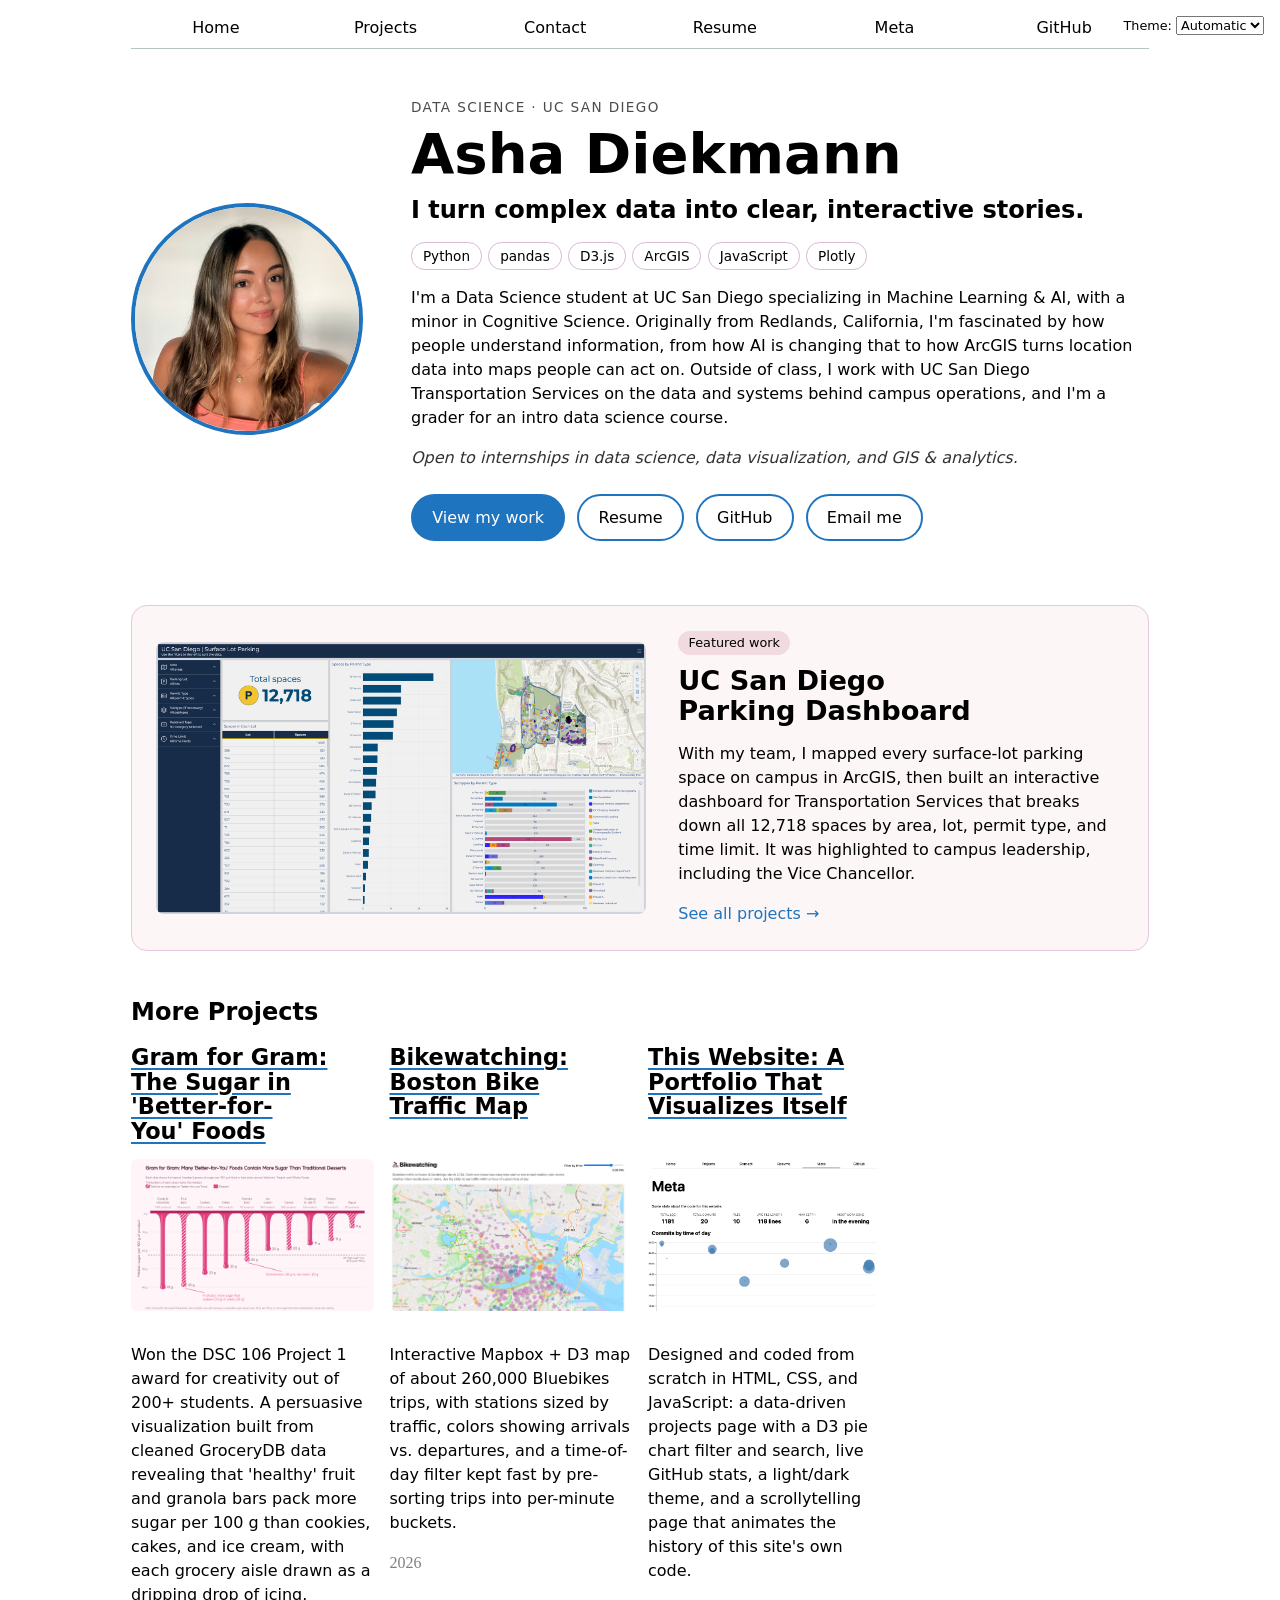
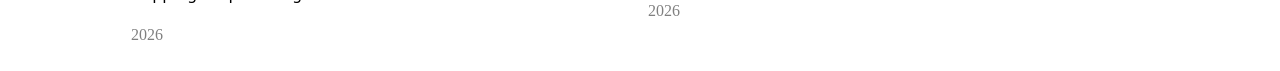
<file: index.html>
<!DOCTYPE html>
<html lang="en">

<head>
    <meta charset="UTF-8">
    <meta name="viewport" content="width=device-width, initial-scale=1.0">
    <title>Asha Diekmann | Data Science Portfolio</title>
    <link rel="stylesheet" href="style.css">
    <script type="module" src="global.js"></script>
    <script type="module" src="index.js"></script>
</head>

<body>
    <section class="hero">
        <img src="images/me.jpeg" alt="Photo of Asha Diekmann" class="hero-photo">
        <div class="hero-text">
            <p class="eyebrow">Data Science · UC San Diego</p>
            <h1>Asha Diekmann</h1>
            <p class="tagline">I turn complex data into clear, interactive stories.</p>
            <ul class="tools">
                <li>Python</li>
                <li>pandas</li>
                <li>D3.js</li>
                <li>ArcGIS</li>
                <li>JavaScript</li>
                <li>Plotly</li>
            </ul>
            <p>
                I'm a Data Science student at UC San Diego specializing in Machine Learning &amp; AI, with a minor in
                Cognitive Science. Originally from Redlands, California, I'm fascinated by how people understand
                information, from how AI is changing that to how ArcGIS turns location data into maps people can
                act on. Outside of class, I work with UC San Diego Transportation Services on the data and systems
                behind campus operations, and I'm a grader for an intro data science course.
            </p>
            <p class="open-to">Open to internships in data science, data visualization, and GIS &amp; analytics.</p>
            <div class="buttons">
                <a class="button primary" href="projects/">View my work</a>
                <a class="button" href="resume/">Resume</a>
                <a class="button" href="https://github.com/ashadiekmann" target="_blank">GitHub</a>
                <a class="button" href="mailto:adiekmann@ucsd.edu">Email me</a>
            </div>
        </div>
    </section>

    <section class="spotlight">
        <img src="images/arcgis.jpg" alt="UC San Diego surface lot parking dashboard built in ArcGIS">
        <div>
            <span class="badge">Featured work</span>
            <h2>UC San Diego Parking Dashboard</h2>
            <p>
                With my team, I mapped every surface-lot parking space on campus in ArcGIS, then built an interactive
                dashboard for Transportation Services that breaks down all 12,718 spaces by area, lot, permit type,
                and time limit. It was highlighted to campus leadership, including the Vice Chancellor.
            </p>
            <a href="projects/" class="more-link">See all projects →</a>
        </div>
    </section>

    <h2>More Projects</h2>
    <div class="projects">
        <!-- Dynamically added content will appear here -->
    </div>

    <div id="profile-stats"></div>
</body>

</html>
</file>
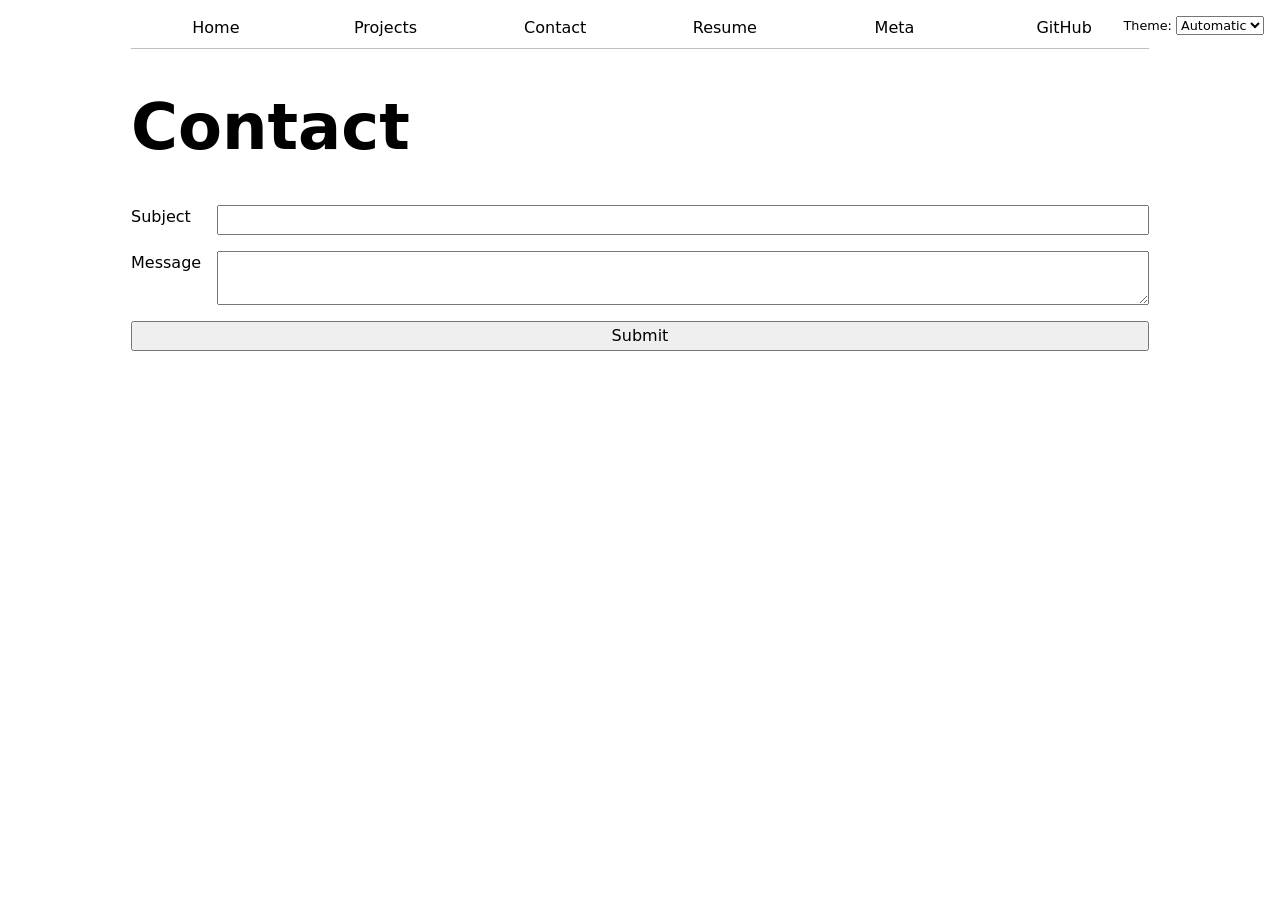
<file: contact/index.html>
<!DOCTYPE html>
<html lang="en">

<head>
    <meta charset="UTF-8">
    <meta name="viewport" content="width=device-width, initial-scale=1.0">
    <title>Contact | Asha Diekmann</title>
    <link rel="stylesheet" href="../style.css">
    <script type="module" src="../global.js"></script>
</head>

<body>
    <h1>Contact</h1>
    <form action="mailto:adiekmann@ucsd.edu">
        <label>
            Subject
            <input name="subject">
        </label>

        <label>
            Message
            <textarea name="body"></textarea>
        </label>

        <button>Submit</button>
    </form>
</body>

</html>
</file>
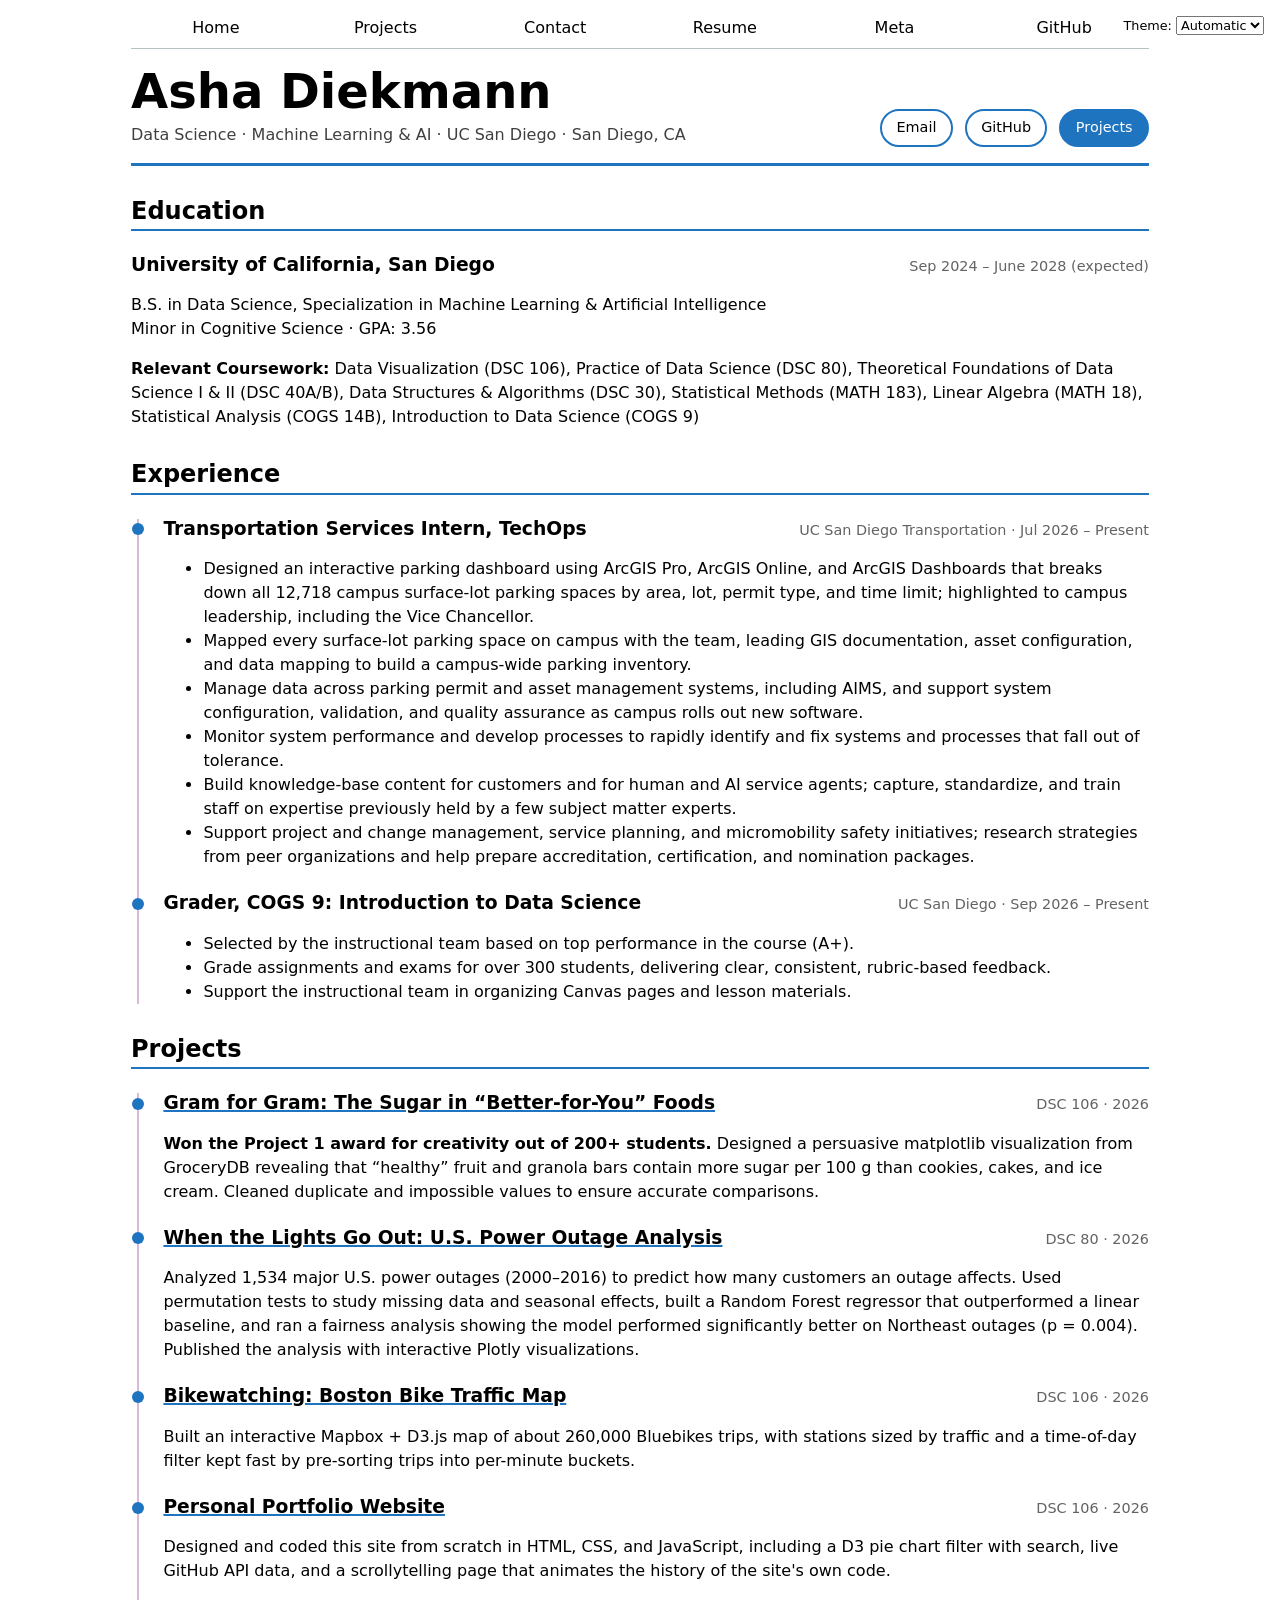
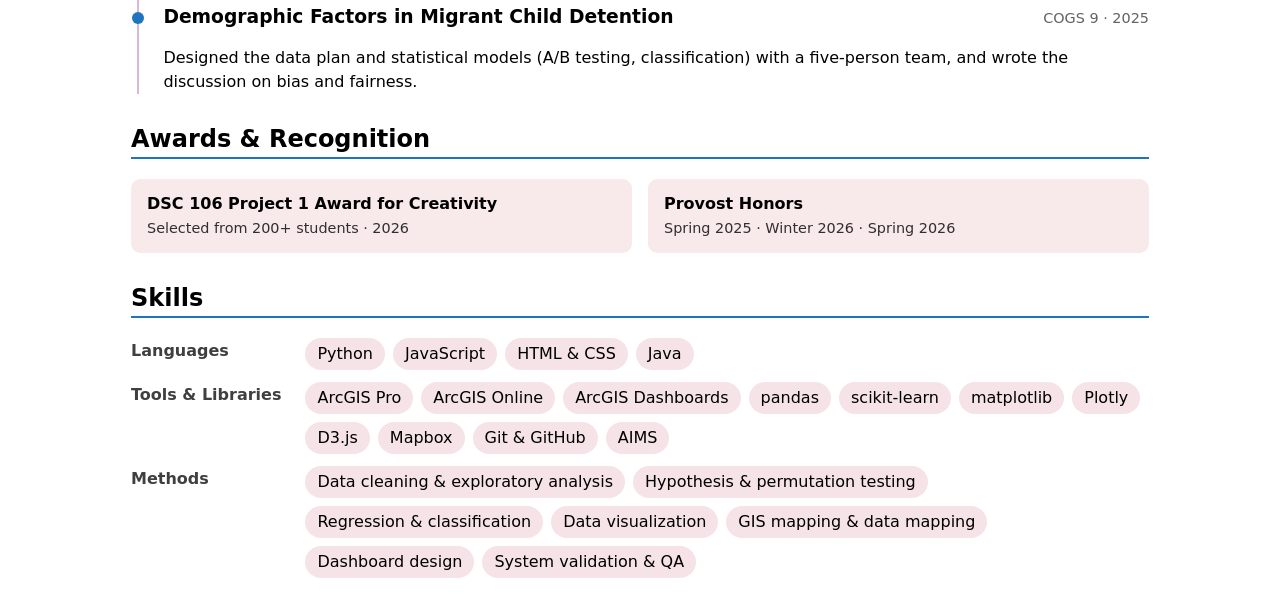
<file: resume/index.html>
<!DOCTYPE html>
<html lang="en">
<head>
    <meta charset="UTF-8">
    <meta name="viewport" content="width=device-width, initial-scale=1.0">
    <title>Resume | Asha Diekmann</title>
    <link rel="stylesheet" href="../style.css">
    <script type="module" src="../global.js"></script>
</head>
<body>

    <header class="resume-header">
        <div>
            <h1>Asha Diekmann</h1>
            <p class="subtitle">Data Science · Machine Learning &amp; AI · UC San Diego · San Diego, CA</p>
        </div>
        <div class="buttons">
            <a class="button" href="mailto:adiekmann@ucsd.edu">Email</a>
            <a class="button" href="https://github.com/ashadiekmann" target="_blank">GitHub</a>
            <a class="button primary" href="../projects/">Projects</a>
        </div>
    </header>

    <section>
        <h2>Education</h2>
        <article>
            <header>
                <h3>University of California, San Diego</h3>
                <p><time datetime="2024-09">Sep 2024</time> – <time datetime="2028-06">June 2028</time> (expected)</p>
            </header>
            <p>B.S. in Data Science, Specialization in Machine Learning &amp; Artificial Intelligence<br>
            Minor in Cognitive Science · GPA: 3.56</p>
            <p><strong>Relevant Coursework:</strong> Data Visualization (DSC 106), Practice of Data Science (DSC 80),
            Theoretical Foundations of Data Science I &amp; II (DSC 40A/B), Data Structures &amp; Algorithms (DSC 30),
            Statistical Methods (MATH 183), Linear Algebra (MATH 18), Statistical Analysis (COGS 14B), Introduction to Data Science (COGS 9)</p>
        </article>
    </section>

    <section>
        <h2>Experience</h2>
        <div class="timeline">
            <article>
                <header>
                    <h3>Transportation Services Intern, TechOps</h3>
                    <p>UC San Diego Transportation · <time datetime="2026-07">Jul 2026</time> – Present</p>
                </header>
                <ul>
                    <li>Designed an interactive parking dashboard using ArcGIS Pro, ArcGIS Online, and ArcGIS Dashboards that breaks down all 12,718 campus surface-lot parking spaces by area, lot, permit type, and time limit; highlighted to campus leadership, including the Vice Chancellor.</li>
                    <li>Mapped every surface-lot parking space on campus with the team, leading GIS documentation, asset configuration, and data mapping to build a campus-wide parking inventory.</li>
                    <li>Manage data across parking permit and asset management systems, including AIMS, and support system configuration, validation, and quality assurance as campus rolls out new software.</li>
                    <li>Monitor system performance and develop processes to rapidly identify and fix systems and processes that fall out of tolerance.</li>
                    <li>Build knowledge-base content for customers and for human and AI service agents; capture, standardize, and train staff on expertise previously held by a few subject matter experts.</li>
                    <li>Support project and change management, service planning, and micromobility safety initiatives; research strategies from peer organizations and help prepare accreditation, certification, and nomination packages.</li>
                </ul>
            </article>
            <article>
                <header>
                    <h3>Grader, COGS 9: Introduction to Data Science</h3>
                    <p>UC San Diego · <time datetime="2026-09">Sep 2026</time> – Present</p>
                </header>
                <ul>
                    <li>Selected by the instructional team based on top performance in the course (A+).</li>
                    <li>Grade assignments and exams for over 300 students, delivering clear, consistent, rubric-based feedback.</li>
                    <li>Support the instructional team in organizing Canvas pages and lesson materials.</li>
                </ul>
            </article>
        </div>
    </section>

    <section>
        <h2>Projects</h2>
        <div class="timeline">
            <article>
                <header>
                    <h3><a href="https://ashadiekmann.github.io/portfolio/images/sugar-drips.png">Gram for Gram: The Sugar in “Better-for-You” Foods</a></h3>
                    <p>DSC 106 · <time datetime="2026">2026</time></p>
                </header>
                <p><strong>Won the Project 1 award for creativity out of 200+ students.</strong> Designed a persuasive matplotlib visualization from GroceryDB revealing that “healthy” fruit and granola bars contain more sugar per 100 g than cookies, cakes, and ice cream. Cleaned duplicate and impossible values to ensure accurate comparisons.</p>
            </article>
            <article>
                <header>
                    <h3><a href="https://ashadiekmann.github.io/power-outage-analysis/">When the Lights Go Out: U.S. Power Outage Analysis</a></h3>
                    <p>DSC 80 · <time datetime="2026">2026</time></p>
                </header>
                <p>Analyzed 1,534 major U.S. power outages (2000–2016) to predict how many customers an outage affects. Used permutation tests to study missing data and seasonal effects, built a Random Forest regressor that outperformed a linear baseline, and ran a fairness analysis showing the model performed significantly better on Northeast outages (p = 0.004). Published the analysis with interactive Plotly visualizations.</p>
            </article>
            <article>
                <header>
                    <h3><a href="https://ashadiekmann.github.io/bikewatching/">Bikewatching: Boston Bike Traffic Map</a></h3>
                    <p>DSC 106 · <time datetime="2026">2026</time></p>
                </header>
                <p>Built an interactive Mapbox + D3.js map of about 260,000 Bluebikes trips, with stations sized by traffic and a time-of-day filter kept fast by pre-sorting trips into per-minute buckets.</p>
            </article>
            <article>
                <header>
                    <h3><a href="https://ashadiekmann.github.io/portfolio/meta/">Personal Portfolio Website</a></h3>
                    <p>DSC 106 · <time datetime="2026">2026</time></p>
                </header>
                <p>Designed and coded this site from scratch in HTML, CSS, and JavaScript, including a D3 pie chart filter with search, live GitHub API data, and a scrollytelling page that animates the history of the site's own code.</p>
            </article>
            <article>
                <header>
                    <h3>Demographic Factors in Migrant Child Detention</h3>
                    <p>COGS 9 · <time datetime="2025">2025</time></p>
                </header>
                <p>Designed the data plan and statistical models (A/B testing, classification) with a five-person team, and wrote the discussion on bias and fairness.</p>
            </article>
        </div>
    </section>

    <section>
        <h2>Awards &amp; Recognition</h2>
        <ul class="awards">
            <li>
                <strong>DSC 106 Project 1 Award for Creativity</strong>
                <span>Selected from 200+ students · 2026</span>
            </li>
            <li>
                <strong>Provost Honors</strong>
                <span>Spring 2025 · Winter 2026 · Spring 2026</span>
            </li>
        </ul>
    </section>

    <section>
        <h2>Skills</h2>
        <div class="skill-groups">
            <h3>Languages</h3>
            <ul class="skills">
                <li>Python</li>
                <li>JavaScript</li>
                <li>HTML &amp; CSS</li>
                <li>Java</li>
            </ul>
            <h3>Tools &amp; Libraries</h3>
            <ul class="skills">
                <li>ArcGIS Pro</li>
                <li>ArcGIS Online</li>
                <li>ArcGIS Dashboards</li>
                <li>pandas</li>
                <li>scikit-learn</li>
                <li>matplotlib</li>
                <li>Plotly</li>
                <li>D3.js</li>
                <li>Mapbox</li>
                <li>Git &amp; GitHub</li>
                <li>AIMS</li>
            </ul>
            <h3>Methods</h3>
            <ul class="skills">
                <li>Data cleaning &amp; exploratory analysis</li>
                <li>Hypothesis &amp; permutation testing</li>
                <li>Regression &amp; classification</li>
                <li>Data visualization</li>
                <li>GIS mapping &amp; data mapping</li>
                <li>Dashboard design</li>
                <li>System validation &amp; QA</li>
            </ul>
        </div>
    </section>
</body>
</html>
</file>
<file: style.css>
/* Global styles */
html {
  color-scheme: light dark;
}

/* Accent color used across the site (professional blue) */
:root {
  --color-accent: oklch(55% 0.14 250);
  accent-color: var(--color-accent);
}

body {
  /* Set line height to 1.5 times the font size
     and use the OS's UI font as the website font
   */
  font: 100%/1.5 system-ui;
  max-width: 100ch;
  /* Center content, with at least 1em of space on the sides */
  margin-inline: max(1em, (100% - 100ch) / 2);
}


/* Headings */

h1 {
  font-size: 400%;
}

h1,
h2,
h3,
h4,
h5,
h6 {
  line-height: 1.1;
  text-wrap: balance;
}


/* Navigation bar */

nav {
  --border-color: oklch(50% 10% 200 / 40%);
  display: flex;
  margin-bottom: 1em;
  border-bottom: 1px solid var(--border-color);
}

nav a {
  flex: 1;
  text-decoration: none;
  color: inherit;
  text-align: center;
  padding: 0.5em;
}

/* Gray bar under the current page's link */
nav a.current {
  border-bottom: 0.4em solid var(--border-color);
  padding-bottom: 0.1em;
}

/* Pink bar and background on hover */
nav a:hover {
  border-bottom: 0.4em solid var(--color-accent);
  padding-bottom: 0.1em;
  background-color: color-mix(in oklch, var(--color-accent), canvas 85%);
}


/* Contact form */

input,
textarea,
button,
select {
  font: inherit;
}

/* Labels on the left, inputs on the right */
form {
  display: grid;
  grid-template-columns: auto 1fr;
  gap: 1em;
}

form label {
  display: grid;
  grid-template-columns: subgrid;
  grid-column: 1 / -1;
}

form button {
  grid-column: 1 / -1;
}


/* Projects page */

/* As many columns as fit, each at least 15em wide */
.projects {
  display: grid;
  grid-template-columns: repeat(auto-fill, minmax(15em, 1fr));
  gap: 1em;
}

.project-year {
  font-family: Baskerville, serif;
  font-variant-numeric: oldstyle-nums;
  color: gray;
  margin-top: 0;
}

#projects-pie-plot {
  max-width: 20em;
  margin-block: 2em;
  overflow: visible;

  /* when any slice is hovered, fade out all the other slices */
  &:has(path:hover) {
    path:not(:hover) {
      opacity: 0.5;
    }
  }

  path {
    transition: 300ms;
    /* smooth fade instead of an instant jump */
    cursor: pointer;
    /* shows the slices are clickable */
  }
}

/* highlight color for the selected slice and its legend item */
.selected {
  /* !important beats the --color set in each <li>'s style attribute */
  --color: oklch(60% 45% 0) !important;

  &:is(path) {
    fill: var(--color);
  }
}

/* pie on the left, legend on the right */
.container {
  display: flex;
  align-items: center;
  gap: 2em;
}

/* legend items in a grid that fills the available width */
.legend {
  flex: 1;
  display: grid;
  grid-template-columns: repeat(auto-fill, minmax(9em, 1fr));
  gap: 1em;
  padding: 1em;
  margin: 0;
  border: 1px solid oklch(80% 0 0);
  border-radius: 0.5em;
  list-style: none;
}

/* swatch and text side by side, vertically centered */
.legend-item {
  display: flex;
  align-items: center;
  gap: 0.5em;
}

/* a small colored circle that reads its color from --color */
.swatch {
  display: inline-block;
  width: 1em;
  aspect-ratio: 1 / 1;
  background-color: var(--color);
  border-radius: 50%;
}

/* Subgrid keeps headings and images lined up across cards */
.projects article {
  display: grid;
  grid-template-rows: subgrid;
  grid-row: span 3;
}

.projects h2 {
  margin: 0;
}


/* Resume page */

section {
  margin-block: 2em;
}

section h2 {
  border-bottom: 2px solid var(--color-accent);
  padding-bottom: 0.2em;
}

section article {
  margin-block: 1.5em;
}

/* Title on the left, date on the right (wraps on small screens) */
article header {
  display: flex;
  flex-wrap: wrap;
  justify-content: space-between;
  align-items: baseline;
  gap: 0 1em;
}

article header h3,
article header p {
  margin: 0;
}

article header p {
  color: oklch(50% 0 0);
  font-size: 90%;
}

article header a {
  color: inherit;
  text-decoration-color: var(--color-accent);
  text-decoration-thickness: 2px;
}

/* Skills as pink bubbles */
.skills {
  display: flex;
  flex-wrap: wrap;
  gap: 0.5em;
  list-style: none;
  padding: 0;
}

.skills li {
  background-color: color-mix(in oklch, var(--color-accent), canvas 85%);
  padding: 0.25em 0.75em;
  border-radius: 1em;
}

/* Theme switcher in the top right corner */
.color-scheme {
  position: absolute;
  top: 1rem;
  right: 1rem;
  font-size: 80%;
}

/* On narrow windows, put the theme switcher above the nav instead of on top of it */
@media (max-width: 60em) {
  .color-scheme {
    position: static;
    display: block;
    text-align: right;
  }
}

#profile-stats dl {
  display: grid;
  grid-template-columns: repeat(4, 1fr);
  text-align: center;
}

#profile-stats dt {
  grid-row: 1;
  font-size: 0.8em;
  text-transform: uppercase;
  opacity: 0.7;
}

#profile-stats dd {
  grid-row: 2;
  margin: 0;
  font-size: 2em;
  font-weight: bold;
}

/* meta page stats */
dl.stats {
  display: grid;
  grid-auto-flow: column;
  /* each dt/dd pair becomes its own column */
  grid-template-rows: auto auto;
  text-align: center;
}

dl.stats dt {
  grid-row: 1;
  font-size: 0.8em;
  text-transform: uppercase;
  opacity: 0.7;
}

dl.stats dd {
  grid-row: 2;
  margin: 0;
  font-size: 1.6em;
  font-weight: bold;
}

/* faint gridlines */
.gridlines .tick line {
  stroke: currentColor;
  /* works in light and dark mode */
  stroke-opacity: 0.15;
}

.gridlines .domain {
  display: none;
  /* hides the extra vertical line */
}

/* dots grow when hovered */
circle {
  /* bigger dots take longer so they all grow at the same speed */
  transition: all 200ms, r calc(var(--r) * 100ms);
  transform-origin: center;
  transform-box: fill-box;
  /* without this it scales from the top left corner */

  @starting-style {
    r: 0;
  }
}

circle:hover {
  transform: scale(1.5);
}

/* info lists: labels in column 1, values in column 2 */
dl.info {
  display: grid;
  grid-template-columns: auto 1fr;
  gap: 0.25em 1em;
  margin: 0;
  transition-duration: 500ms;
  transition-property: opacity, visibility;
}

/* hide the tooltip, unless the mouse is on it (so you can click the link) */
dl.info[hidden]:not(:hover, :focus-within) {
  opacity: 0;
  visibility: hidden;
}

dl.info dt {
  opacity: 0.6;
  /* labels less important than values */
}

dl.info dd {
  margin: 0;
}

/* tooltip floats in the top left for now */
.tooltip {
  position: fixed;
  top: 1em;
  left: 1em;
  /* 3.2: make it look like a tooltip */
  background-color: color-mix(in oklch, canvas 85%, transparent);
  /* see through, works in dark mode */
  backdrop-filter: blur(6px);
  /* frosted glass */
  box-shadow: 0 2px 8px oklch(0% 0 0 / 20%);
  border-radius: 0.5em;
  padding: 0.75em 1em;
  font-size: 90%;
}

/* brush rectangle with moving dashed border */
@keyframes marching-ants {
  to {
    stroke-dashoffset: -8;
    /* 5 + 3, one full dash cycle */
  }
}

.selection {
  fill-opacity: 0.1;
  stroke: currentColor;
  /* works in dark mode */
  stroke-opacity: 0.7;
  stroke-dasharray: 5 3;
  animation: marching-ants 2s linear infinite;
}

/* dots inside the brush */
circle.selected {
  fill: #ff6b6b;
}

/* keep project images inside their cards */
.projects article {
  min-width: 0;
}

.projects img {
  width: 100%;
  height: auto;
  aspect-ratio: 16 / 10;
  object-fit: cover;
  object-position: top left;
  border-radius: 6px;
}

/* lab 8 time slider */
.time-filter {
  display: flex;
  align-items: baseline;
  gap: 1em;
}

.time-filter input {
  flex: 1;
}

.time-filter time {
  min-width: 14em;
  text-align: right;
}

/* file dots (unit vis) */
#files {
  display: grid;
  grid-template-columns: max-content 1fr;
  gap: 0.5em 1em;

  > div {
    grid-column: 1 / -1;
    display: grid;
    grid-template-columns: subgrid;
  }

  dt {
    grid-column: 1;
    margin: 0;

    code {
      font-size: 85%;
    }
  }

  dd {
    grid-column: 2;
    display: flex;
    flex-wrap: wrap;
    align-items: start;
    align-content: start;
    gap: 0.15em;
    padding-top: 0.6em;
    margin-left: 0;
  }

  small {
    display: block;
    font-size: 75%;
    opacity: 0.7;
  }
}

/* one dot = one line of code */
.loc {
  display: flex;
  width: 0.5em;
  aspect-ratio: 1;
  background: var(--color);
  border-radius: 50%;
  transition: scale 300ms;

  @starting-style {
    scale: 0;
  }
}

/* scrollytelling: text on one side, sticky chart on the other */
#scrolly-1,
#scrolly-2 {
  position: relative;
  display: flex;
  gap: 1rem;

  > * {
    flex: 1;
  }
}

#scatter-story,
#files-story {
  position: relative;
}

#scatter-plot,
#files-plot {
  position: sticky;
  top: 0;
  left: 0;
  bottom: auto;
  /* without this it stretches to the full height and wont stick */
  align-self: start;
}

#scatter-plot {
  height: 50vh;
}

/* smaller story text, closer together like the demo */
#scatter-story,
#files-story {
  font-size: 90%;
}

.step {
  padding-bottom: 1.5em;
}

/* extra room after the last step so it can still scroll up to the middle */
.step:last-child {
  padding-bottom: 50vh;
}

/* scrolling does the same job now, so hide the slider bar but keep the date */
.time-filter input {
  display: none;
}

/* ---------- home page intro ---------- */
.hero {
  display: flex;
  align-items: center;
  gap: 3em;
  margin-block: 3em 4em;
}

/* round photo with a pink ring */
.hero-photo {
  width: 14em;
  aspect-ratio: 1;
  object-fit: cover;
  object-position: center 30%;
  border-radius: 50%;
  border: 4px solid var(--color-accent);
  flex-shrink: 0;
}

.hero h1 {
  font-size: 350%;
  margin: 0.1em 0;
}

/* small label above the name */
.eyebrow {
  text-transform: uppercase;
  letter-spacing: 0.1em;
  font-size: 85%;
  opacity: 0.7;
  margin: 0;
}

.tagline {
  font-size: 150%;
  font-weight: 600;
  margin: 0.3em 0 0.6em;
}

.open-to {
  opacity: 0.8;
  font-style: italic;
}

/* pill-shaped buttons */
.buttons {
  display: flex;
  flex-wrap: wrap;
  gap: 0.75em;
  margin-top: 1.5em;
}

.button {
  padding: 0.6em 1.2em;
  border: 2px solid var(--color-accent);
  border-radius: 2em;
  color: inherit;
  text-decoration: none;
  font-weight: 500;
  transition: 200ms;
}

.button:hover {
  background-color: color-mix(in oklch, var(--color-accent), canvas 80%);
}

/* the main button is filled in */
.button.primary {
  background-color: var(--color-accent);
  color: white;
}

/* on phones, stack the photo above the text */
@media (max-width: 40em) {
  .hero {
    flex-direction: column;
    text-align: center;
  }

  .buttons {
    justify-content: center;
  }
}

/* ---------- tool tags under the headline ---------- */
.tools {
  display: flex;
  flex-wrap: wrap;
  gap: 0.4em;
  list-style: none;
  padding: 0;
  margin: 0 0 1em;
}

.tools li {
  font-size: 85%;
  padding: 0.2em 0.8em;
  border-radius: 1em;
  border: 1px solid color-mix(in oklch, var(--color-accent), canvas 60%);
}

/* ---------- featured work spotlight ---------- */
.spotlight {
  display: grid;
  grid-template-columns: 1.1fr 1fr;
  gap: 2em;
  align-items: center;
  padding: 1.5em;
  margin-block: 0 3em;
  border-radius: 1em;
  border: 1px solid color-mix(in oklch, var(--color-accent), canvas 70%);
  background-color: color-mix(in oklch, var(--color-accent), canvas 95%);
}

.spotlight img {
  display: block;
  width: 100%;
  border-radius: 0.5em;
}

/* undo the resume-page underline that all section headings get */
.spotlight h2 {
  border: none;
  padding: 0;
  margin: 0.4em 0;
  font-size: 170%;
}

.badge {
  display: inline-block;
  font-size: 80%;
  padding: 0.2em 0.8em;
  border-radius: 1em;
  background-color: color-mix(in oklch, var(--color-accent), canvas 80%);
}

.more-link {
  color: var(--color-accent);
  font-weight: 500;
  text-decoration: none;
}

.more-link:hover {
  text-decoration: underline;
}

/* project titles: dark text with a blue underline instead of default link colors */
.projects h2 a {
  color: inherit;
  text-decoration-color: var(--color-accent);
  text-decoration-thickness: 2px;
  text-underline-offset: 0.15em;
  transition: 200ms;
}

.projects h2 a:hover {
  color: var(--color-accent);
}

.projects h2 {
  font-size: 140%;
}

/* on phones: stack the spotlight and center the tags */
@media (max-width: 40em) {
  .spotlight {
    grid-template-columns: 1fr;
  }

  .tools {
    justify-content: center;
  }
}

/* ---------- resume contact line ---------- */
.contact {
  margin-top: -1em;
  opacity: 0.8;
}

.contact a {
  color: inherit;
  text-decoration-color: var(--color-accent);
}

/* ---------- resume page ---------- */

/* name on the left, contact buttons on the right */
.resume-header {
  display: flex;
  flex-wrap: wrap;
  justify-content: space-between;
  align-items: flex-end;
  gap: 1em;
  padding-bottom: 1em;
  margin-bottom: 1em;
  border-bottom: 3px solid var(--color-accent);
}

.resume-header h1 {
  font-size: 300%;
  margin: 0;
}

.resume-header .subtitle {
  margin: 0.3em 0 0;
  opacity: 0.75;
}

/* smaller pill buttons in the header */
.resume-header .buttons {
  margin-top: 0;
}

.resume-header .button {
  font-size: 90%;
  padding: 0.4em 1em;
}

/* timeline: a thin line down the left with a dot for each entry */
.timeline {
  margin-left: 0.4em;
  padding-left: 1.5em;
  border-left: 2px solid color-mix(in oklch, var(--color-accent), canvas 60%);
}

.timeline article {
  position: relative;
}

.timeline article::before {
  content: "";
  position: absolute;
  /* centers the dot on the line */
  left: calc(-1.5em - 7px);
  top: 0.3em;
  width: 12px;
  height: 12px;
  border-radius: 50%;
  background-color: var(--color-accent);
}

/* award cards */
.awards {
  display: grid;
  grid-template-columns: repeat(auto-fit, minmax(14em, 1fr));
  gap: 1em;
  list-style: none;
  padding: 0;
}

.awards li {
  padding: 0.8em 1em;
  border-radius: 0.6em;
  background-color: color-mix(in oklch, var(--color-accent), canvas 88%);
}

.awards strong {
  display: block;
}

.awards span {
  font-size: 90%;
  opacity: 0.8;
}

/* skills: label on the left, chips on the right */
.skill-groups {
  display: grid;
  grid-template-columns: max-content 1fr;
  gap: 0.75em 1.5em;
  align-items: start;
}

.skill-groups h3 {
  margin: 0;
  padding-top: 0.25em;
  font-size: 100%;
  opacity: 0.75;
}

.skill-groups .skills {
  margin: 0;
}

/* on phones, stack the skill labels above their chips */
@media (max-width: 40em) {
  .skill-groups {
    grid-template-columns: 1fr;
  }
}
</file>
